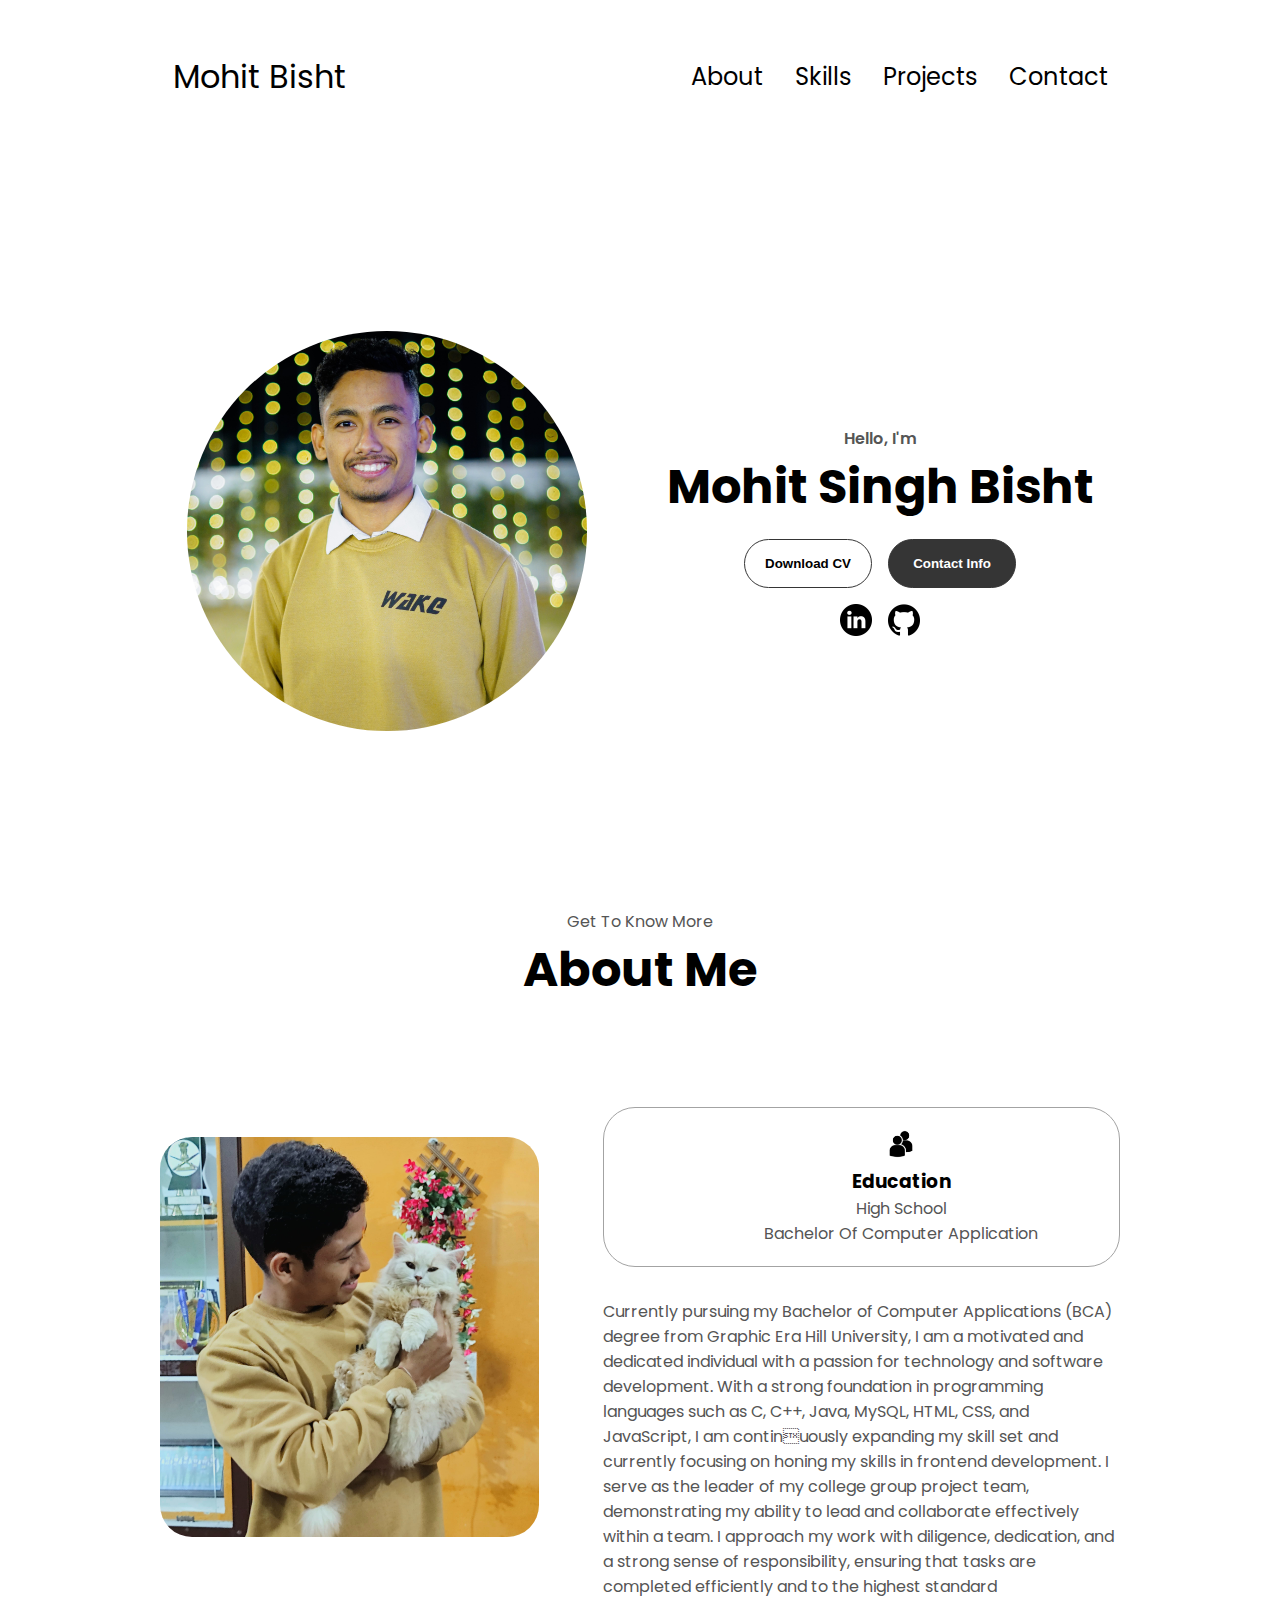
<file: index.html>
<!DOCTYPE html>
<html lang="en">
  <head>
    <meta charset="UTF-8" />
    <meta name="viewport" content="width=device-width, initial-scale=1.0" />
    <title>My Portfolio</title>
    <link rel="stylesheet" href="style.css" />
  </head>
  <body>
    <nav id="desktop-nav">
      <div class="logo"  onclick="location.href='./index.html'">Mohit Bisht</div>
      <div>
        <ul class="nav-links">
          <li><a href="#about">About</a></li>
          <li><a href="./skills.html" >Skills</a></li>
          <li><a href="./project.html">Projects</a></li>
          <li><a href="./contact.html">Contact</a></li>
        </ul>
      </div>
    </nav>
    <nav id="hamburger-nav">
      <div class="logo">Mohit Bisht</div>
      <div class="hamburger-menu">
        <div class="hamburger-icon" onclick="toggleMenu()">
          <span></span>
          <span></span>
          <span></span>
        </div>
        <div class="menu-links">
          <li><a href="#about" onclick="toggleMenu()">About</a></li>
          
          <li><a href="#projects" onclick="toggleMenu()">Projects</a></li>
          <li><a href="#contact" onclick="toggleMenu()">Contact</a></li>
        </div>
      </div>
    </nav>
    <section id="profile">
      <div class="section__pic-container">
        <img src="./_DSC2329.jpg" alt="Mohit profile picture" style="height:400px;border-radius:400px;width:400px;object-fit:cover;"/>
      </div>
      <div class="section__text">
        <p class="section__text__p1">Hello, I'm</p>
        <h1 class="title">Mohit Singh Bisht</h1>
        <p class="section__text__p2"></p>
        <div class="btn-container">
          <a href="./Mohit Singh bisht Resume.pdf" target="_blank">
          <button
            class="btn btn-color-2"
            
          >
           Download CV
          </button>
          </a>
          <button class="btn btn-color-1" onclick="location.href='./contact.html'">
            Contact Info
          </button>
        </div>
        <div id="socials-container">
          <img
            src="linkedin.png"
            alt="My LinkedIn profile"
            class="icon"
            onclick="location.href='https://linkedin.com/'" 
          />
          <img
            src="github.png"
            alt="My Github profile"
            class="icon"
            onclick="location.href='https://github.com/'"
          />
        </div>
      </div>
    </section>
    <section id="about">
      <p class="section__text__p1">Get To Know More</p>
      <h1 class="title">About Me</h1>
      <div class="section-container">
        <div class="section__pic-container">
          <img
            src="mohit.jpg"
            alt="Profile picture"
            class="about-pic"
          />
        </div>
        <div class="about-details-container">
          <div class="about-containers">
            <div class="details-container">
              <img
                src="education.png"
                alt="Education icon"
                class="icon"
              />
              <h3>Education</h3>
              <p>High School<br />Bachelor Of Computer Application</p>
            </div>
          </div>
          <div class="text-container">
            <p>
                Currently pursuing my Bachelor of Computer Applications (BCA) degree from 
                Graphic Era Hill University, I am a motivated and dedicated individual with a passion 
                for technology and software development. With a strong foundation in programming 
                languages such as C, C++, Java, MySQL, HTML, CSS, and JavaScript, I am continuously expanding my skill set and currently focusing on honing my skills in frontend 
                development.
                I serve as the leader of my college group project team, demonstrating my ability to 
                lead and collaborate effectively within a team. I approach my work with diligence, 
                dedication, and a strong sense of responsibility, ensuring that tasks are completed 
                efficiently and to the highest standard
            </p>
          </div>
        </div>
      </div>
      <!-- <button id="voiceCommandButton">voice command</button> -->
    </section>
    
   
   
      <!-- <nav>
        <div class="nav-links-container">
          <ul class="nav-links">
            <li><a href="#about">About</a></li>
            <li><a href="#experience">Experience</a></li>
            <li><a href="#projects">Projects</a></li>
            <li><a href="#contact">Contact</a></li>
          </ul>
        </div>
      </nav> -->
    </footer>
  
   <script>
      function openresume(){
        window.open('.Mohit Singh bisht.pdf', '_blank');
      }
        function toggleMenu() {
            const menu = document.querySelector(".menu-links");
            const icon = document.querySelector(".hamburger-icon");
            menu.classList.toggle("open");
            icon.classList.toggle("open");
          }
    </script>
  </body>
  
</html>
</file>
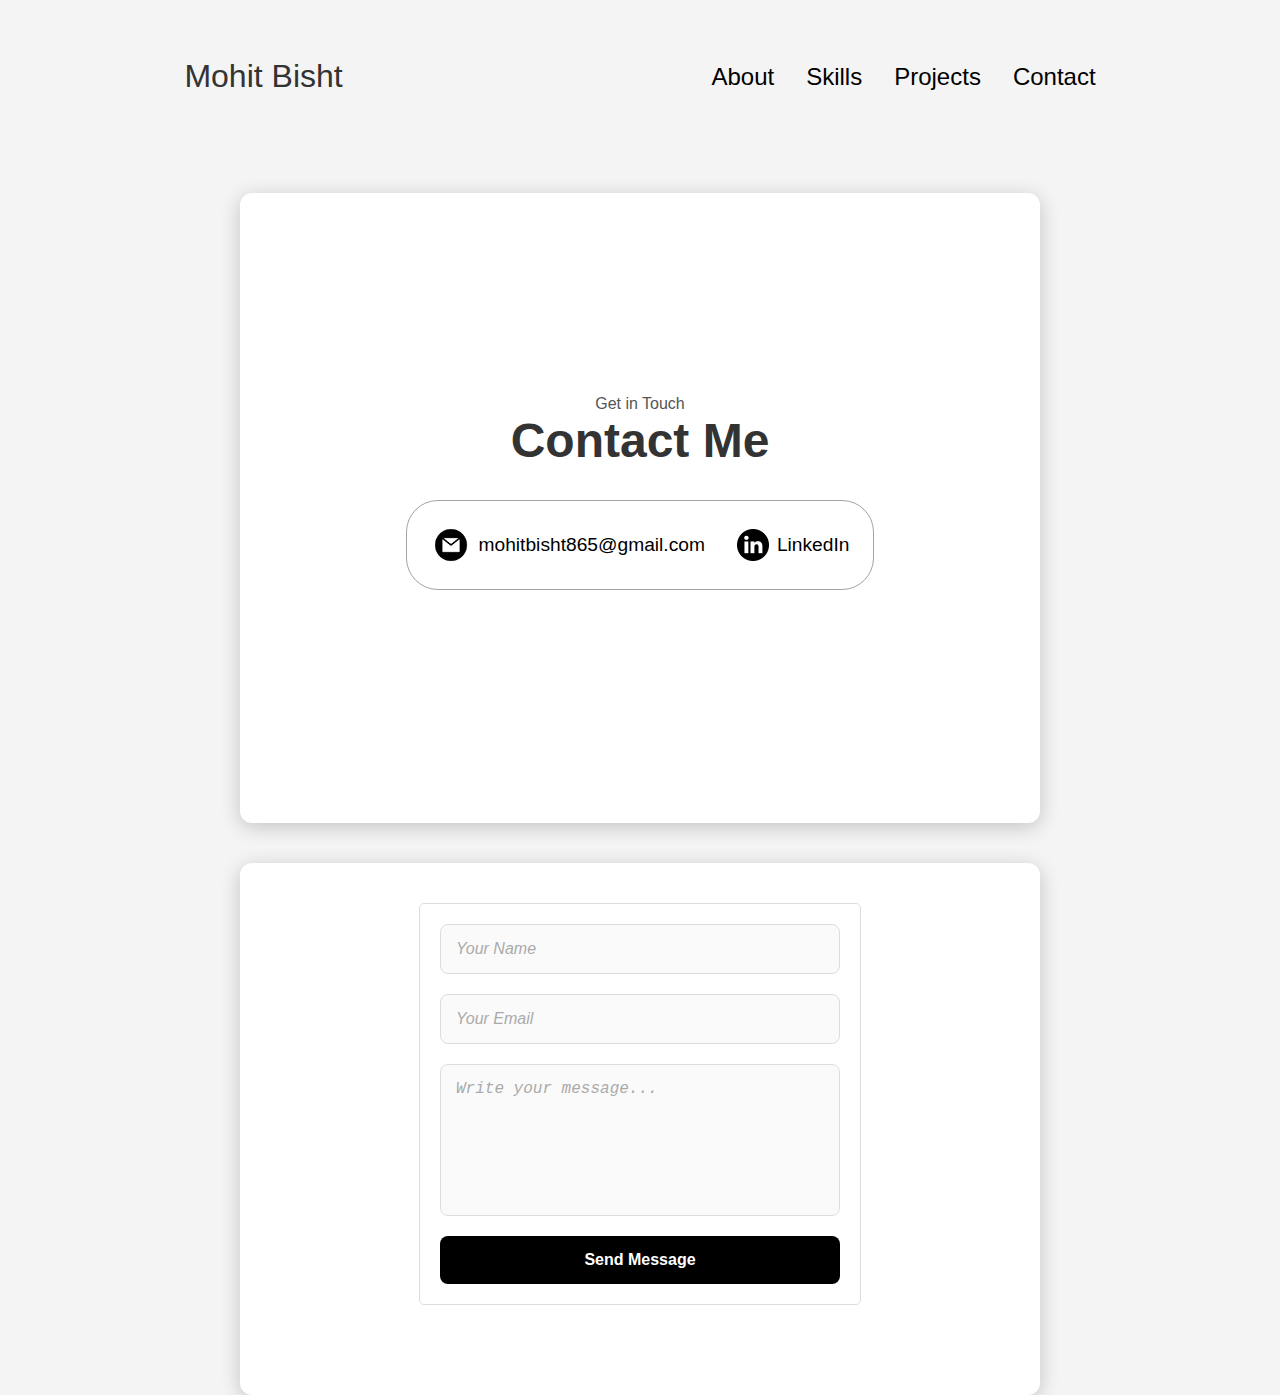
<file: contact.html>
<!DOCTYPE html>
<html lang="en">
<head>
    <meta charset="UTF-8">
    <meta name="viewport" content="width=device-width, initial-scale=1.0">
    <title>Contact</title>
    <link rel="stylesheet" href="style.css" />
    <style>
        body {
            font-family: 'Arial', sans-serif;
            margin: 0px 0px 200px 0px;
        
            padding: 0;
            background: #f4f4f4;
            color: #333;
        }

        header {
            background: #333;
            color: white;
            text-align: center;
            padding: 30px 20px;
        }

        header h1 {
            font-size: 2.5rem;
            margin-bottom: 10px;
        }

        header p {
            font-size: 1.2rem;
        }

        section {
            max-width: 800px;
            margin: 40px auto;
            margin-bottom: 10px;
            padding: 20px;
            background: #ffffff;
            height: fit-content;
            border-radius: 12px;
            box-shadow: 0px 4px 20px rgba(0, 0, 0, 0.2);
        }

        h2 {
            color: #444;
            margin-bottom: 20px;
            font-size: 1.8rem;
        }
#section_form{
padding-bottom: 70px;
}
        form {
            display: flex;
            flex-direction: column;
            gap: 20px;
           
        }

        input, textarea, button {
            font-size: 1rem;
            padding: 15px;
            border: 1px solid #ddd;
            border-radius: 8px;
            outline: none;
            background: #fafafa;
            color: #333;
            transition: all 0.3s ease;
        }

        input:hover, textarea:hover {
            background: #f5f5f5;
            box-shadow: 0px 6px 12px rgba(0, 0, 0, 0.1);
        }

        input:focus, textarea:focus {
            border: 1px solid #333;
            background: #fff;
            box-shadow: 0px 6px 15px rgba(0, 0, 0, 0.2);
        }

        textarea {
            resize: none;
            height: 120px;
        }

        button {
            background: black;
            color: white;
            font-weight: bold;
            border: none;
            cursor: pointer;
            transition: all 0.3s;
        }

        button:hover {
            background: #444;
            transform: scale(1.05);
            box-shadow: 0px 8px 15px rgba(0, 0, 0, 0.2);
        }

        button:active {
            background: #222;
            transform: scale(0.98);
        }

        .form-heading {
            font-size: 1.2rem;
            color: #444;
            text-align: center;
            font-weight: bold;
            margin-bottom: 10px;
        }

        input::placeholder, textarea::placeholder {
            color: #aaa;
            font-style: italic;
        }

        #responseMessage {
            margin-top: 15px;
            font-weight: bold;
            color: #28a745;
            text-align: center;
        }
    </style>
</head>
<body>
  <nav id="desktop-nav">
    <div class="logo"  onclick="location.href='./index.html'">Mohit Bisht</div>
    <div>
      <ul class="nav-links">
        <li><a href="./index.html">About</a></li>
        <li><a href="./skills.html">Skills</a></li>
        <li><a href="./project.html">Projects</a></li>
        <li><a href="./contact.html">Contact</a></li>
      </ul>
    </div>
  </nav>
  <nav id="hamburger-nav">
    <div class="logo">Mohit Bisht</div>
    <div class="hamburger-menu">
      <div class="hamburger-icon" onclick="toggleMenu()">
        <span></span>
        <span></span>
        <span></span>
      </div>
      <div class="menu-links">
        <li><a href="#about" onclick="toggleMenu()">About</a></li>

        <li><a href="#projects" onclick="toggleMenu()">Projects</a></li>
        <li><a href="#contact" onclick="toggleMenu()">Contact</a></li>
      </div>
    </div>
  </nav>
  <section id="contact">
    <p class="section__text__p1">Get in Touch</p>
    <h1 class="title">Contact Me</h1>
    <div class="contact-info-upper-container">
      <div class="contact-info-container">
        <img
          src="email.png"
          alt="Email icon"
          class="icon contact-icon email-icon"
        />
        <p><a href="mailto:examplemail@gmail.com">mohitbisht865@gmail.com</a></p>
      </div>
      <div class="contact-info-container">
        <img
          src="linkedin.png"
          alt="LinkedIn icon"
          class="icon contact-icon"
        />
        <p><a href="https://www.linkedin.com">LinkedIn</a></p>
      </div>
    </div>
  </section>
  <footer>
    <section id="section_form">
        <form id="contactForm" action="http://localhost:8000" method="POST">
            <input type="text" name="name" placeholder="Your Name" required />
            <input type="email" name="email" placeholder="Your Email" required />
            <textarea name="message" placeholder="Write your message..." required></textarea>
            <button id="submit" type="submit">Send Message</button>
        </form>
        
        <p id="responseMessage"></p>
    </section>
    <script>
        document
            .getElementById("contactForm")
            .addEventListener("submit", async function (event) {
                event.preventDefault(); // Stop form from submitting traditionally
    
                const formData = new FormData(this);
    
                try {
                    // Send form data to backend
                    const response = await fetch("http://localhost:8000/submit", {
                        method: "POST",
                        body: new URLSearchParams(formData),
                    });
    
                    // Get response text
                    const result = await response.text();
    
                    // Display the result and thank-you message
                    document.getElementById("responseMessage").textContent = 
                        result + " Thank you for your response!";
                    document.getElementById("responseMessage").style.color = "green";
                } catch (error) {
                    // Display error message
                    document.getElementById("responseMessage").textContent = 
                        "Error submitting the form. Please check the server connection.";
                    document.getElementById("responseMessage").style.color = "red";
                    console.error("Submission error:", error); // Log error for debugging
                }
            });
    </script>
    
    
</body>
</html>
</file>
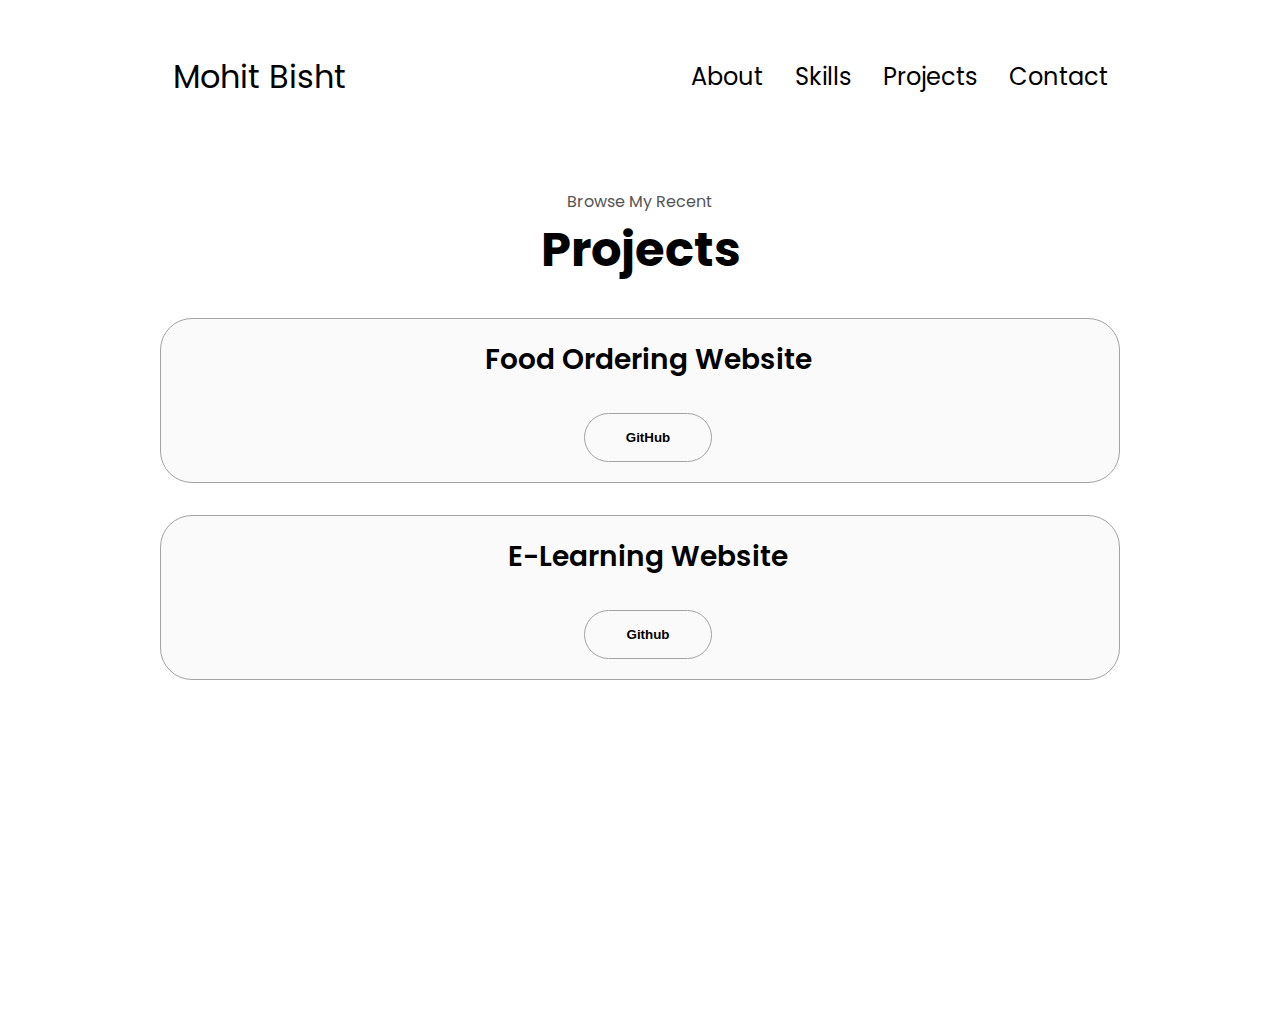
<file: project.html>
<!DOCTYPE html>
<html lang="en">
<head>
    <meta charset="UTF-8">
    <meta name="viewport" content="width=device-width, initial-scale=1.0">
    <title>Projects</title>
    <link rel="stylesheet" href="style.css" />
</head>
<body>
  <nav id="desktop-nav">
    <div class="logo"  onclick="location.href='./index.html'">Mohit Bisht</div>
    <div>
      <ul class="nav-links">
        <li><a href="./index.html">About</a></li>
        <li><a href="./skills.html">Skills</a></li>
        <li><a href="./project.html">Projects</a></li>
        <li><a href="./contact.html">Contact</a></li>
      </ul>
    </div>
  </nav>
  <nav id="hamburger-nav">
    <div class="logo">Mohit Bisht</div>
    <div class="hamburger-menu">
      <div class="hamburger-icon" onclick="toggleMenu()">
        <span></span>
        <span></span>
        <span></span>
      </div>
      <div class="menu-links">
        <li><a href="#about" onclick="toggleMenu()">About</a></li>

        <li><a href="#projects" onclick="toggleMenu()">Projects</a></li>
        <li><a href="#contact" onclick="toggleMenu()">Contact</a></li>
      </div>
    </div>
  </nav>
  <section id="projects">
    <p class="section__text__p1">Browse My Recent</p>
    <h1 class="title">Projects</h1>
    <div class="experience-details-container">
      <div class="about-containers">
        <div class="details-container color-container">
          <div class="article-container">
           
          </div>
          <h2 class="experience-sub-title project-title">Food Ordering Website</h2>
          <div class="btn-container">
          <a href="https://github.com/MohitSinghBisht2003/Food-Ordering" target="_blank"> <button
              class="btn btn-color-2 project-btn"
            >
             GitHub
            </button>
          </a> 
           
          </div>
        </div>
        <div class="details-container color-container">
          <div class="article-container">
          
          </div>
          <h2 class="experience-sub-title project-title">E-Learning Website</h2>
          <div class="btn-container">
            <a href="https://github.com/MohitSinghBisht2003/e-learning-website" target="_blank"> <button
              class="btn btn-color-2 project-btn"
          
            >
              Github
            </button>
            </a>

          </div>
        </div>

        </div>
      </div>
    </div>
  
  </section>
<body>
    
</body>
</html>
</file>
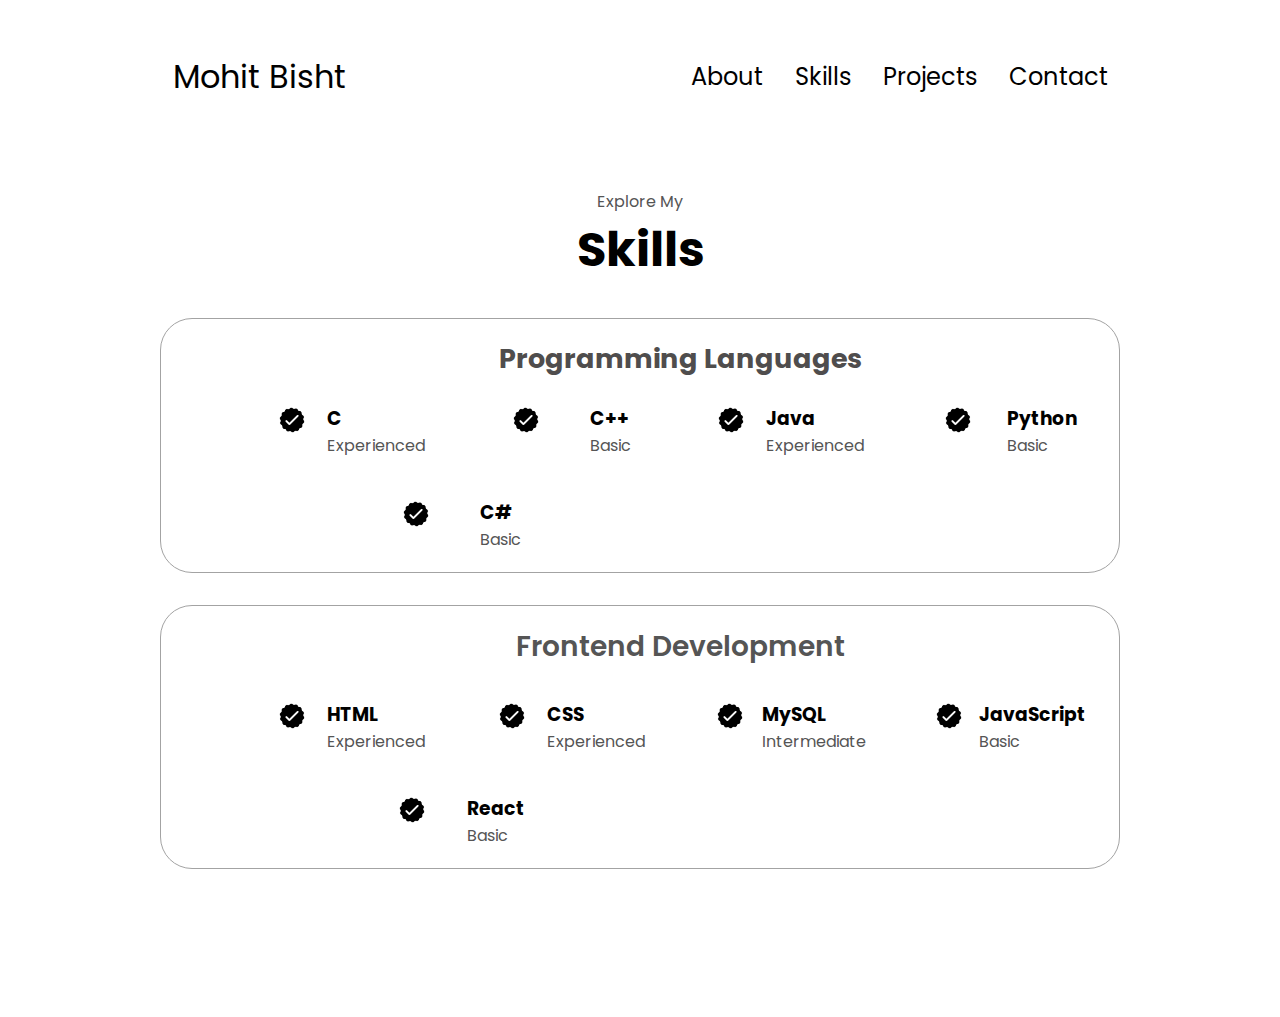
<file: skills.html>
<!DOCTYPE html>
<html lang="en">
  <head>
    <meta charset="UTF-8" />
    <meta name="viewport" content="width=device-width, initial-scale=1.0" />
    <title>Skills</title>
    <link rel="stylesheet" href="style.css" />
  </head>
  <body>
    <nav id="desktop-nav">
      <div class="logo"  onclick="location.href='./index.html'">Mohit Bisht</div>
      <div>
        <ul class="nav-links">
          <li><a href="./index.html">About</a></li>
          <li><a href="./skills.html">Skills</a></li>
          <li><a href="./project.html">Projects</a></li>
          <li><a href="./contact.html">Contact</a></li>
        </ul>
      </div>
    </nav>
    <nav id="hamburger-nav">
      <div class="logo">Mohit Bisht</div>
      <div class="hamburger-menu">
        <div class="hamburger-icon" onclick="toggleMenu()">
          <span></span>
          <span></span>
          <span></span>
        </div>
        <div class="menu-links">
          <li><a href="#about" onclick="toggleMenu()">About</a></li>

          <li><a href="#projects" onclick="toggleMenu()">Projects</a></li>
          <li><a href="#contact" onclick="toggleMenu()">Contact</a></li>
        </div>
      </div>
    </nav>
    <section id="skills">
      <p class="section__text__p1">Explore My</p>
      <h1 class="title">Skills</h1>
      <div class="skills-details-container">
        <div class="about-containers">
          <div class="details-container">
            <h2
              class="skills-sub-title"
              style="
                padding-bottom: 25px;
                color: rgb(79, 77, 77);
                font-size: 27px;
              "
            >
              Programming Languages
            </h2>
            <div class="article-container">
              <article>
                <img src="checkmark.png" alt="Experience icon" class="icon" />
                <div>
                  <h3>C</h3>
                  <p>Experienced</p>
                </div>
              </article>
              <article>
                <img src="checkmark.png" alt="Experience icon" class="icon" />
                <div>
                  <h3>C++</h3>
                  <p>Basic</p>
                </div>
              </article>
              <article>
                <img src="checkmark.png" alt="Experience icon" class="icon" />
                <div>
                  <h3>Java</h3>
                  <p>Experienced</p>
                </div>
              </article>

              <article>
                <img src="checkmark.png" alt="Experience icon" class="icon" />
                <div>
                  <h3>Python</h3>
                  <p>Basic</p>
                </div>
              </article>
              <article>
                <img src="checkmark.png" alt="Experience icon" class="icon" />
                <div>
                  <h3>C#</h3>
                  <p>Basic</p>
                </div>
              </article>
              <article>
                <div></div>
              </article>
            </div>
          </div>
          <!---->
          <div class="details-container">
            <h2 class="experience-sub-title">Frontend Development</h2>
            <div class="article-container">
              <article>
                <img src="checkmark.png" alt="Experience icon" class="icon" />
                <div>
                  <h3>HTML</h3>
                  <p>Experienced</p>
                </div>
              </article>
              <article>
                <img src="checkmark.png" alt="Experience icon" class="icon" />
                <div>
                  <h3>CSS</h3>
                  <p>Experienced</p>
                </div>
              </article>
              <article>
                <img src="checkmark.png" alt="Experience icon" class="icon" />
                <div>
                  <h3>MySQL</h3>
                  <p>Intermediate</p>
                </div>
              </article>
              <article>
                <img src="checkmark.png" alt="Experience icon" class="icon" />
                <div>
                  <h3>JavaScript</h3>
                  <p>Basic</p>
                </div>
              </article>
              <article>
                <img src="checkmark.png" alt="Experience icon" class="icon" />
                <div>
                  <h3>React</h3>
                  <p>Basic</p>
                </div>
              </article>
              <article>
                <div></div>
              </article>
            </div>
          </div>
        </div>
      </div>
    </section>
  </body>
</html>
</file>
<file: style.css>
/* GENERAL */

@import url("https://fonts.googleapis.com/css2?family=Poppins:wght@300;400;500;600&display=swap");

* {
  margin: 0;
  padding: 0;
}

body {
  font-family: "Poppins", sans-serif;
}

html {
  scroll-behavior: smooth;
}

p {
  color: rgb(85, 85, 85);
}

/* TRANSITION */

a,
.btn {
  transition: all 300ms ease;
}

/* DESKTOP NAV */

nav,
.nav-links {
  display: flex;
}
form {
  margin: 20px auto;
  padding: 20px;
  max-width: 400px;
  background: #ffffff;
  border: 1px solid #ddd;
  border-radius: 5px;
}
nav {
  justify-content: space-around;
  align-items: center;
  height: 17vh;
}

.nav-links {
  gap: 2rem;
  list-style: none;
  font-size: 1.5rem;
}

a {
  color: black;
  text-decoration: none;
  text-decoration-color: white;
}

a:hover {
  color: grey;
  text-decoration: underline;
  text-underline-offset: 1rem;
  text-decoration-color: rgb(181, 181, 181);
}

.logo {
  font-size: 2rem;
}

.logo:hover {
  cursor: default;
}

/* HAMBURGER MENU */

#hamburger-nav {
  display: none;
}

.hamburger-menu {
  position: relative;
  display: inline-block;
}

.hamburger-icon {
  display: flex;
  flex-direction: column;
  justify-content: space-between;
  height: 24px;
  width: 30px;
  cursor: pointer;
}

.hamburger-icon span {
  width: 100%;
  height: 2px;
  background-color: black;
  transition: all 0.3 ease-in-out;
}

.menu-links {
  position: absolute;
  top: 100%;
  right: 0;
  background-color: white;
  width: fit-content;
  max-height: 0;
  overflow: hidden;
  transition: all 0.3 ease-in-out;
}

.menu-links a {
  display: block;
  padding: 10px;
  text-align: center;
  font-size: 1.5rem;
  color: black;
  text-decoration: none;
  transition: all 0.3 ease-in-out;
}

.menu-links li {
  list-style: none;
}

.menu-links.open {
  max-height: 300px;
}

.hamburger-icon.open span:first-child {
  transform: rotate(45deg) translate(10px, 5px);
}

.hamburger-icon.open span:nth-child(2) {
  opacity: 0;
}

.hamburger-icon.open span:last-child {
  transform: rotate(-45deg) translate(10px, -5px);
}

.hamburger-icon span:first-child {
  transform: none;
}

.hamburger-icon span:first-child {
  opacity: 1;
}

.hamburger-icon span:first-child {
  transform: none;
}

/* SECTIONS */

section {
  padding-top: 4vh;
  height: 96vh;
  margin: 0 10rem;
  box-sizing: border-box;
  min-height: fit-content;
}

.section-container {
  display: flex;
}

/* PROFILE SECTION */

#profile {
  display: flex;
  justify-content: center;
  gap: 5rem;
  height: 80vh;
}

.section__pic-container {
  display: flex;
  height: 400px;
  width: 400px;
  margin: auto 0;
}

.section__text {
  align-self: center;
  text-align: center;
}

.section__text p {
  font-weight: 600;
}

.section__text__p1 {
  text-align: center;
}

.section__text__p2 {
  font-size: 1.75rem;
  margin-bottom: 1rem;
}

.title {
  font-size: 3rem;
  text-align: center;
}

#socials-container {
  display: flex;
  justify-content: center;
  margin-top: 1rem;
  gap: 1rem;
}

/* ICONS */

.icon {
  cursor: pointer;
  height: 2rem;
}

/* BUTTONS */

.btn-container {
  display: flex;
  justify-content: center;
  gap: 1rem;
}

.btn {
  font-weight: 600;
  transition: all 300ms ease;
  padding: 1rem;
  width: 8rem;
  border-radius: 2rem;
}

.btn-color-1,
.btn-color-2 {
  border: rgb(53, 53, 53) 0.1rem solid;
}

.btn-color-1:hover,
.btn-color-2:hover {
  cursor: pointer;
}

.btn-color-1,
.btn-color-2:hover {
  background: rgb(53, 53, 53);
  color: white;
}

.btn-color-1:hover {
  background: rgb(0, 0, 0);
}

.btn-color-2 {
  background: none;
}

.btn-color-2:hover {
  border: rgb(255, 255, 255) 0.1rem solid;
}

.btn-container {
  gap: 1rem;
}

/* ABOUT SECTION */

#about {
  position: relative;
}

.about-containers {
  gap: 2rem;
  margin-bottom: 2rem;
  margin-top: 2rem;
}

.about-details-container {
  justify-content: center;
  flex-direction: column;
}

.about-containers,
.about-details-container {
  display: flex;
  flex-direction: column;
}

.about-pic {
  border-radius: 2rem;
}

.arrow {
  position: absolute;
  right: -5rem;
  bottom: 2.5rem;
}

.details-container {
  padding: 20px 20px 20px 100px;
  flex: 1;
  /* display: block; */
  background: white;
  border-radius: 2rem;
  border: rgb(53, 53, 53) 0.1rem solid;
  border-color: rgb(163, 163, 163);
  text-align: center;
  /* margin-right: 200px; */
}

.section-container {
  gap: 4rem;
  height: 80%;
}

.section__pic-container {
  height: 400px;
  width: 400px;
  margin: auto 0;
}

/* EXPERIENCE SECTION */

#experience {
  position: relative;
}

.experience-sub-title {
  color: rgb(85, 85, 85);
  font-weight: 600;
  font-size: 1.75rem;
  margin-bottom: 2rem;
}

.experience-details-container {
  display: flex;
  justify-content: center;
  flex-direction: column;
}

.article-container {
  display: flex;
  text-align: initial;
  flex-wrap: wrap;
  flex-direction: row;
  gap: 2.5rem;
  justify-content: space-around;
}

article {
  display: flex;
  width: 10rem;
  justify-content: space-around;
  gap: 0.5rem;
}

article .icon {
  cursor: default;
}

/* PROJECTS SECTION */

#projects {
  /* position: relative; */
  /* margin-top: 100px; */
}

.color-container {
  border-color: rgb(163, 163, 163);
  background: rgb(250, 250, 250);
}

.project-title {
  margin-left: -4rem;
  color: black;
}

.project-btn {
  margin-left: -4rem;
  color: black;
  border-color: rgb(163, 163, 163);
}

/* CONTACT */

#contact {
  display: flex;
  justify-content: center;
  flex-direction: column;
  height: 70vh;
  /* margin-top: -300px; */
}

.contact-info-upper-container {
  display: flex;
  justify-content: center;
  border-radius: 2rem;
  border: rgb(53, 53, 53) 0.1rem solid;
  border-color: rgb(163, 163, 163);
  background: (250, 250, 250);
  margin: 2rem auto;
  padding: 0.5rem;
}

.contact-info-container {
  display: flex;
  align-items: center;
  justify-content: center;
  gap: 0.5rem;
  margin: 1rem;
}

.contact-info-container p {
  font-size: larger;
}

.contact-icon {
  cursor: default;
}

.email-icon {
  height: 2.5rem;
}

/* FOOTER SECTION */

footer {
  height: 26vh;
  margin: 0 1rem;
}

footer p {
  text-align: center;
}
</file>
